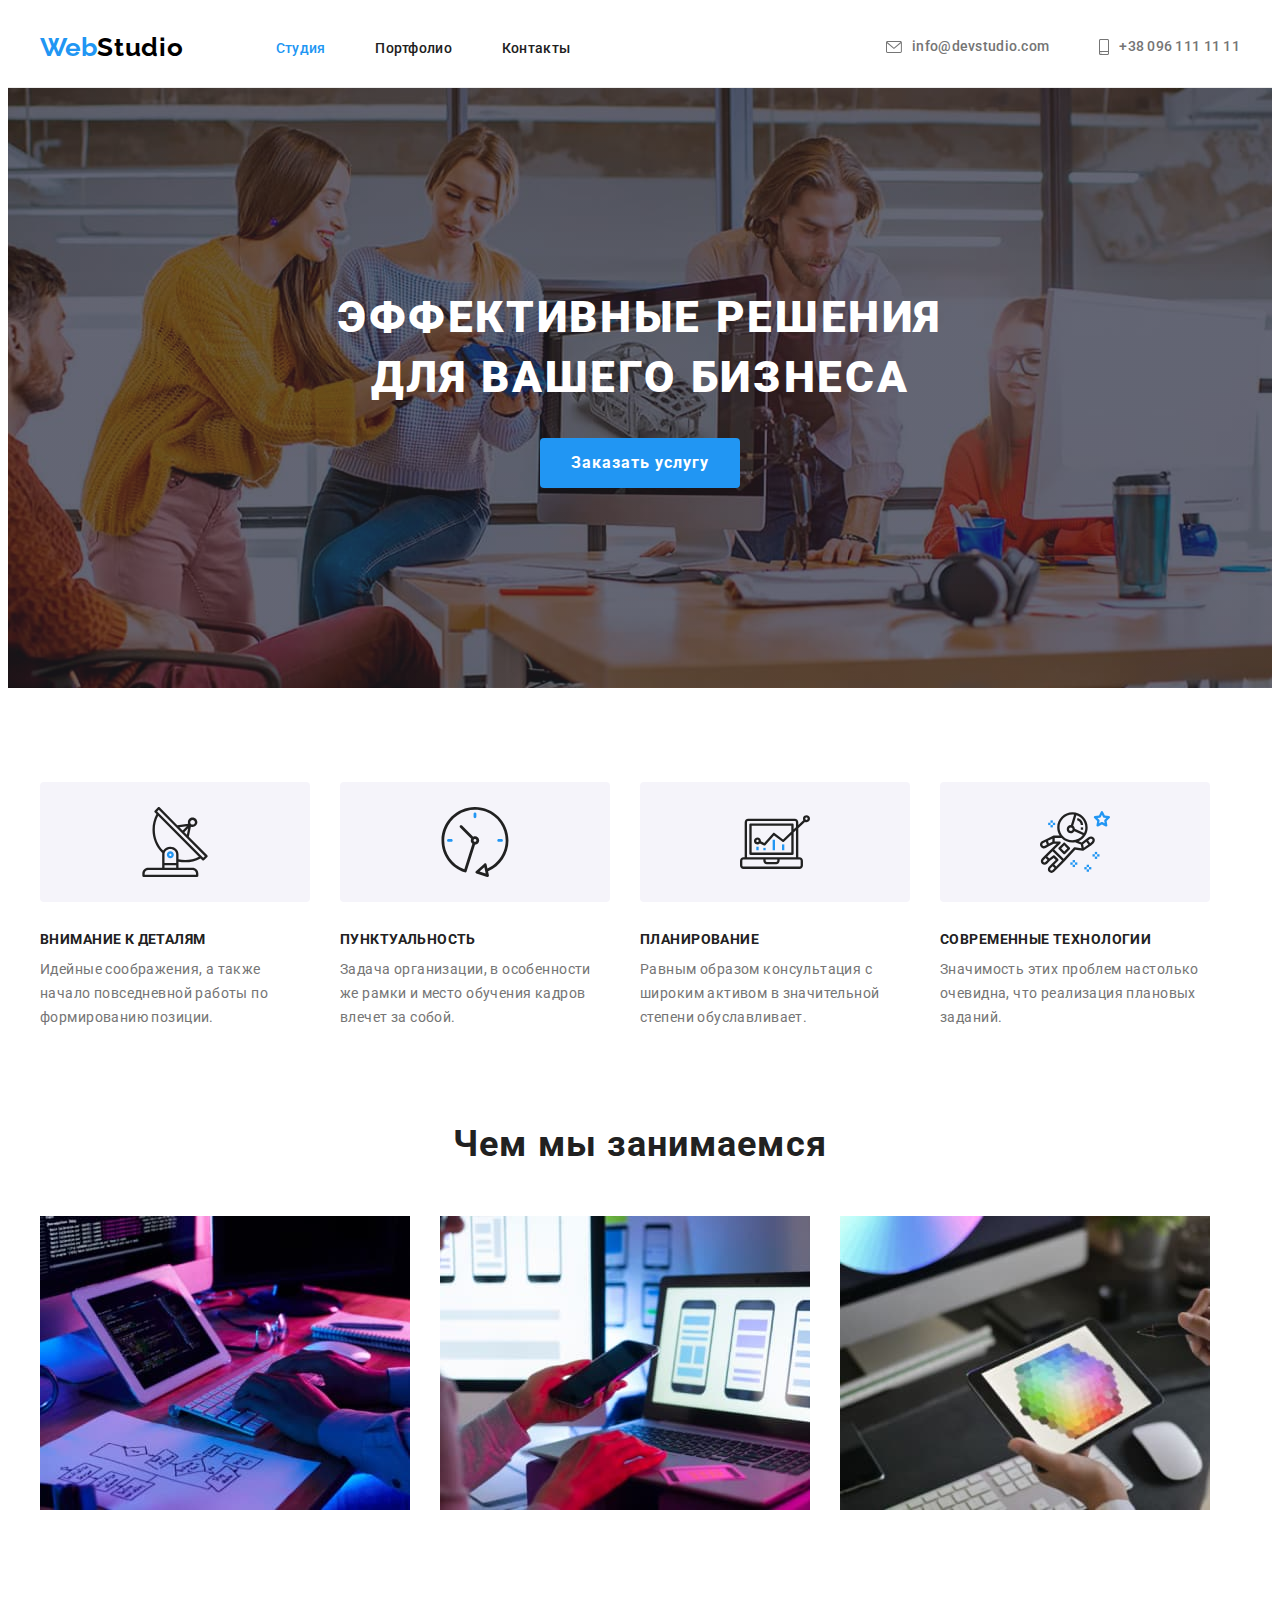
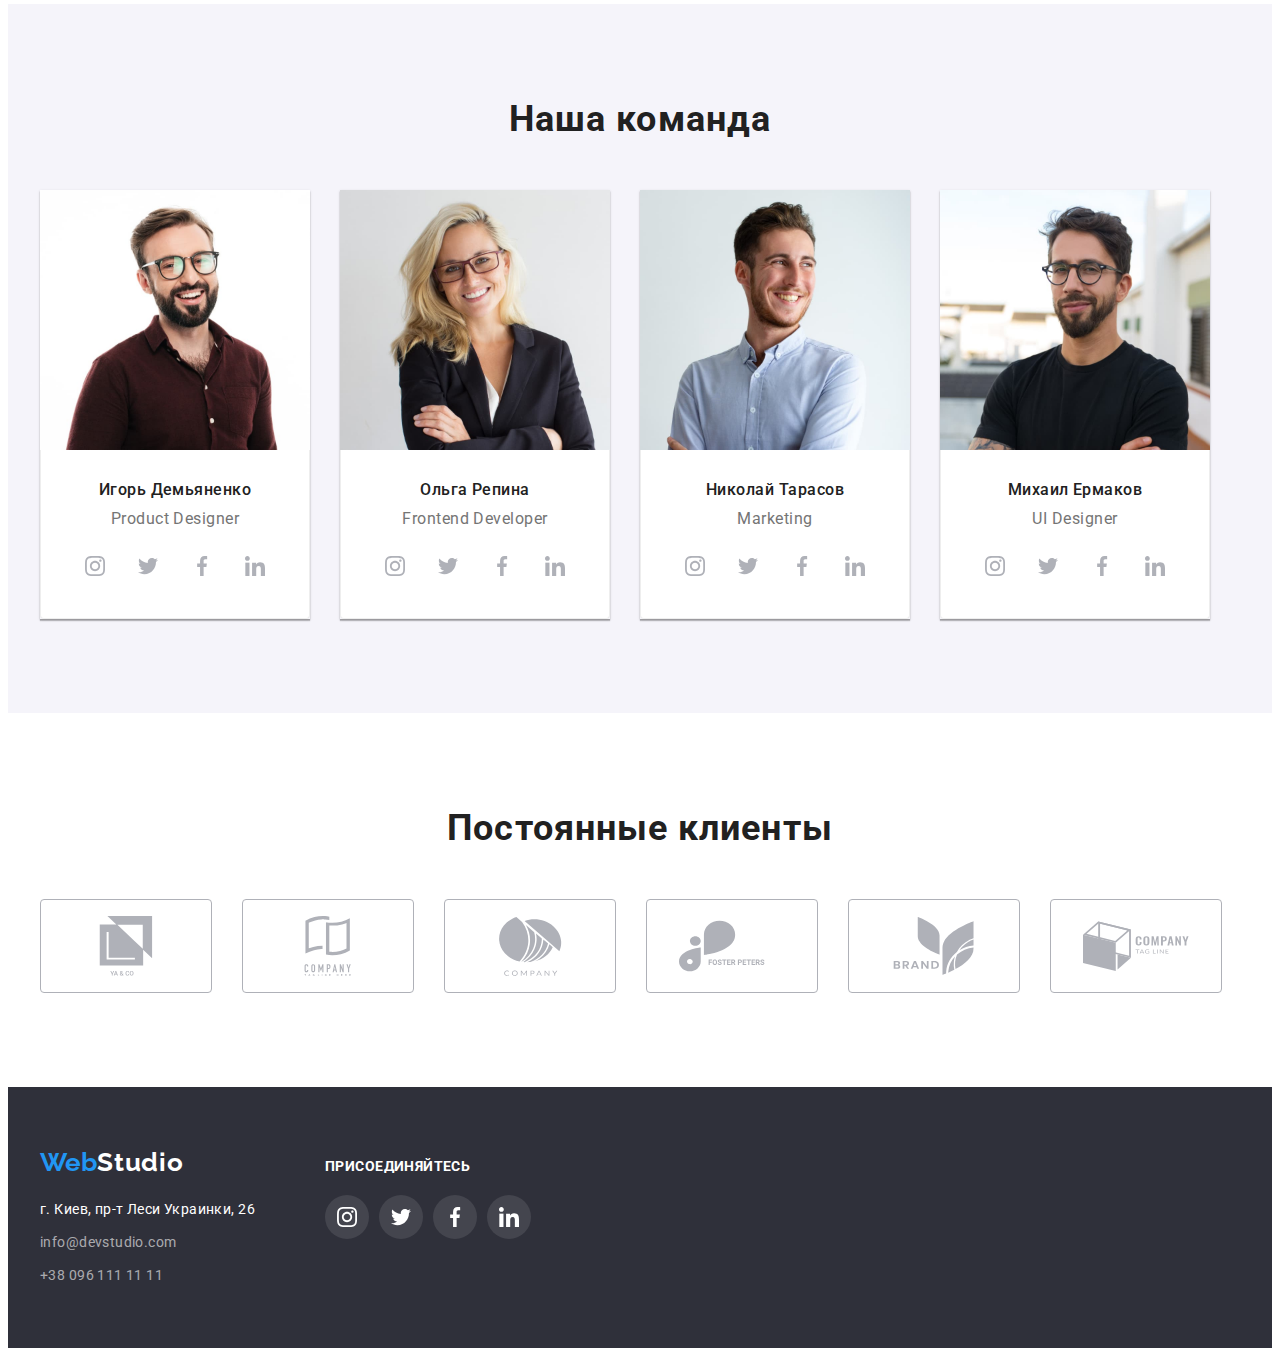
<file: index.html>
<!DOCTYPE html>
<html lang="ru">
  <head>
    <meta charset="UTF-8" />
    <meta http-equiv="X-UA-Compatible" content="IE=edge" />
    <meta name="viewport" content="width=device-width, initial-scale=1.0" />
    <title>Студия</title>
    <link rel="preconnect" href="https://fonts.googleapis.com" />
    <link rel="preconnect" href="https://fonts.gstatic.com" crossorigin />
    <link
      href="https://fonts.googleapis.com/css2?family=Raleway:wght@700&family=Roboto:wght@400;500;700;900&display=swap"
      rel="stylesheet"
    />
    <link
      rel="stylesheet"
      href="https://cdnjs.cloudflare.com/ajax/libs/modern-normalize/1.1.0/modern-normalize.min.css"
      integrity="sha512-wpPYUAdjBVSE4KJnH1VR1HeZfpl1ub8YT/NKx4PuQ5NmX2tKuGu6U/JRp5y+Y8XG2tV+wKQpNHVUX03MfMFn9Q=="
      crossorigin="anonymous"
      referrerpolicy="no-referrer"
    />
    <link rel="stylesheet" href="./css/styles.css" />
  </head>

  <body>
    <!-- HEADER for all -->
    <header class="header">
      <div class="container header-container">
        <a class="logo-link link" lang="en" href="/">
          <span class="logo-first">Web</span><span class="logo-second">Studio</span></a
        >
        <nav class="navigation">
          <ul class="nav-list list">
            <li class="nav-list-item">
              <a class="nav-list-link link current-page" href="./index.html">Студия</a>
            </li>
            <li class="nav-list-item">
              <a class="nav-list-link link" href="./portfolio.html">Портфолио</a>
            </li>
            <li class="nav-list-item">
              <a class="nav-list-link link" href="">Контакты</a>
            </li>
          </ul>
        </nav>
        <ul class="contact-list list">
          <li class="contact-list-item">
            <a class="contact-list-link link" href="mailto:info@devstudio.com">
              <svg class="email-icon" width="16" height="12">
                <use href="./images/sprite.svg#email"></use>
              </svg>
              info@devstudio.com</a
            >
          </li>
          <li class="contact-list-item">
            <a class="contact-list-link link" href="tel:+380961111111">
              <svg class="phone-icon" width="10" height="16">
                <use href="./images/sprite.svg#phone"></use>
              </svg>
              +38 096 111 11 11</a>
          </li>
        </ul>
      </div>
    </header>

    <main>
      <!-- HERO -->
      <section class="hero">
        <div class="container">
          <h1 class="hero-title">Эффективные решения для вашего бизнеса</h1>
          <button class="hero-btn" type="button">Заказать услугу</button>
        </div>
      </section>

      <!-- COMPANY FEATURES -->
      <section class="features">
        <div class="container features-container">
          <h2 class="features-title visually-hidden">Наши особенности</h2>
          <ul class="features-list list">
            <li class="feature-list-item">
              <div class="feature-list-picture">
                <svg class="feature-list-svg" width="70" height="70">
                  <use href="./images/sprite.svg#antenna"></use>
                </svg>
              </div>
              <h3 class="feature-list-title">Внимание к деталям</h3>
              <p class="features-list-description">
                Идейные соображения, а также начало повседневной работы по формированию позиции.
              </p>
            </li>
            <li class="feature-list-item">
              <div class="feature-list-picture">
                <svg class="feature-list-svg" width="70" height="70">
                  <use href="./images/sprite.svg#clock"></use>
                </svg>
              </div>
              <h3 class="feature-list-title">Пунктуальность</h3>
              <p class="features-list-description">
                Задача организации, в особенности же рамки и место обучения кадров влечет за собой.
              </p>
            </li>
            <li class="feature-list-item">
              <div class="feature-list-picture">
                <svg class="feature-list-svg" width="70" height="70">
                  <use href="./images/sprite.svg#diagram"></use>
                </svg>
              </div>
              <h3 class="feature-list-title">Планирование</h3>
              <p class="features-list-description">
                Равным образом консультация с широким активом в значительной степени обуславливает.
              </p>
            </li>
            <li class="feature-list-item">
              <div class="feature-list-picture">
                <svg class="feature-list-svg" width="70" height="70">
                  <use href="./images/sprite.svg#astronaut"></use>
                </svg>
              </div>
              <h3 class="feature-list-title">Современные технологии</h3>
              <p class="features-list-description">
                Значимость этих проблем настолько очевидна, что реализация плановых заданий.
              </p>
            </li>
          </ul>
        </div>
      </section>

      <!-- WORKS -->
      <section class="works">
        <div class="container">
          <h2 class="works-title">Чем мы занимаемся</h2>
          <ul class="works-list list">
            <li class="works-list-item">
              <a class="link" href=""
                ><img src="./images/desktop-pc.jpg" alt="настольный ПК" width="370"
              /></a>
            </li>
            <li class="works-list-item">
              <a class="link" href=""
                ><img src="./images/laptop-pc.jpg" alt="ноутбук" width="370"
              /></a>
            </li>
            <li class="works-list-item">
              <a class="link" href=""
                ><img src="./images/tablet-pc.jpg" alt="планшет" width="370"
              /></a>
            </li>
          </ul>
        </div>
      </section>

      <!-- TEAM -->
      <section class="team">
        <div class="container">
          <h2 class="team-title">Наша команда</h2>
          <ul class="team-list list">
            <li class="team-list-item">
              <img
                class="team-list-img"
                src="./images/product-man.jpg"
                alt="Фото продуктового дизайнера"
                width="270"
              />
              <div class="team-list-man">
                <h3 class="team-list-title">Игорь Демьяненко</h3>
                <p class="team-list-discription" lang="en">Product Designer</p>
                <ul class="team-list-network list">
                  <li class="team-list-social"><a class="team-list-social-link link" href="" target="_blank" rel="noopener noreferrer"><svg class="team-list-social-svg" width="20" height="20">
                    <use href="./images/sprite.svg#instagram"></use>
                  </svg></a></li>
                  <li class="team-list-social"><a class="team-list-social-link link" href="" target="_blank" rel="noopener noreferrer"><svg class="team-list-social-svg" width="20" height="20">
                    <use href="./images/sprite.svg#twitter"></use>
                  </svg></a></li>
                  <li class="team-list-social"><a class="team-list-social-link link" href="" target="_blank" rel="noopener noreferrer"><svg class="team-list-social-svg" width="20" height="20">
                    <use href="./images/sprite.svg#facebook"></use>
                  </svg></a></li>
                  <li class="team-list-social"><a class="team-list-social-link link" href="" target="_blank" rel="noopener noreferrer"><svg class="team-list-social-svg" width="20" height="20">
                    <use href="./images/sprite.svg#linkedin"></use>
                  </svg></a></li>
                </ul>
              </div>
            </li>
            <li class="team-list-item">
              <img
                class="team-list-img"
                src="./images/frontend-man.jpg"
                alt="Фото фронтенд разаработчика"
                width="270"
              />
              <div class="team-list-man">
                <h3 class="team-list-title">Ольга Репина</h3>
                <p class="team-list-discription" lang="en">Frontend Developer</p>
                <ul class="team-list-network list">
                  <li class="team-list-social"><a class="team-list-social-link link" href="" target="_blank"
                      rel="noopener noreferrer"><svg class="team-list-social-svg" width="20" height="20">
                        <use href="./images/sprite.svg#instagram"></use>
                      </svg></a></li>
                  <li class="team-list-social"><a class="team-list-social-link link" href="" target="_blank"
                      rel="noopener noreferrer"><svg class="team-list-social-svg" width="20" height="20">
                        <use href="./images/sprite.svg#twitter"></use>
                      </svg></a></li>
                  <li class="team-list-social"><a class="team-list-social-link link" href="" target="_blank"
                      rel="noopener noreferrer"><svg class="team-list-social-svg" width="20" height="20">
                        <use href="./images/sprite.svg#facebook"></use>
                      </svg></a></li>
                  <li class="team-list-social"><a class="team-list-social-link link" href="" target="_blank"
                      rel="noopener noreferrer"><svg class="team-list-social-svg" width="20" height="20">
                        <use href="./images/sprite.svg#linkedin"></use>
                      </svg></a></li>
                </ul>
              </div>
            </li>
            <li class="team-list-item">
              <img
                class="team-list-img"
                src="./images/marketing-man.jpg"
                alt="Фото маркетолога"
                width="270"
              />
              <div class="team-list-man">
                <h3 class="team-list-title">Николай Тарасов</h3>
                <p class="team-list-discription" lang="en">Marketing</p>
                <ul class="team-list-network list">
                  <li class="team-list-social"><a class="team-list-social-link link" href="" target="_blank" rel="noopener noreferrer"><svg class="team-list-social-svg" width="20" height="20">
                    <use href="./images/sprite.svg#instagram"></use>
                  </svg></a></li>
                  <li class="team-list-social"><a class="team-list-social-link link" href="" target="_blank" rel="noopener noreferrer"><svg class="team-list-social-svg" width="20" height="20">
                    <use href="./images/sprite.svg#twitter"></use>
                  </svg></a></li>
                  <li class="team-list-social"><a class="team-list-social-link link" href="" target="_blank" rel="noopener noreferrer"><svg class="team-list-social-svg" width="20" height="20">
                    <use href="./images/sprite.svg#facebook"></use>
                  </svg></a></li>
                  <li class="team-list-social"><a class="team-list-social-link link" href="" target="_blank" rel="noopener noreferrer"><svg class="team-list-social-svg" width="20" height="20">
                    <use href="./images/sprite.svg#linkedin"></use>
                  </svg></a></li>
                </ul>
              </div>
            </li>
            <li class="team-list-item">
              <img
                class="team-list-img"
                src="./images/ui-man.jpg"
                alt="Фото ЮИ дизайнера"
                width="270"
              />
              <div class="team-list-man">
                <h3 class="team-list-title">Михаил Ермаков</h3>
                <p class="team-list-discription" lang="en">UI Designer</p>
                <ul class="team-list-network list">
                  <li class="team-list-social"><a class="team-list-social-link link" href="" target="_blank"
                      rel="noopener noreferrer"><svg class="team-list-social-svg" width="20" height="20">
                        <use href="./images/sprite.svg#instagram"></use>
                      </svg></a></li>
                  <li class="team-list-social"><a class="team-list-social-link link" href="" target="_blank"
                      rel="noopener noreferrer"><svg class="team-list-social-svg" width="20" height="20">
                        <use href="./images/sprite.svg#twitter"></use>
                      </svg></a></li>
                  <li class="team-list-social"><a class="team-list-social-link link" href="" target="_blank"
                      rel="noopener noreferrer"><svg class="team-list-social-svg" width="20" height="20">
                        <use href="./images/sprite.svg#facebook"></use>
                      </svg></a></li>
                  <li class="team-list-social"><a class="team-list-social-link link" href="" target="_blank"
                      rel="noopener noreferrer"><svg class="team-list-social-svg" width="20" height="20">
                        <use href="./images/sprite.svg#linkedin"></use>
                      </svg></a></li>
                </ul>
              </div>
            </li>
          </ul>
        </div>
      </section>
      <!-- CLIENTS -->
      <section class="clients">
        <div class="container">
          <h2 class="clients-title">Постоянные клиенты</h2>
          <ul class="clients-list list">
            <li class="clients-list-item">
                <a class="clients-list-link" href="" target="_blank" rel="noopener noreferrer">
                  <svg class="client-list-svg" width="106" height="60">
                    <use href="./images/sprite.svg#yaco"></use>
                  </svg>
                </a>
            </li>
            <li class="clients-list-item">
              <a class="clients-list-link" href="" target="_blank" rel="noopener noreferrer">
                <svg class="client-list-svg" width="106" height="60">
                  <use href="./images/sprite.svg#taglinehere"></use>
                </svg>
              </a>
            </li>
            <li class="clients-list-item">
              <a class="clients-list-link" href="" target="_blank" rel="noopener noreferrer">
                <svg class="client-list-svg" width="106" height="60">
                  <use href="./images/sprite.svg#company"></use>
                </svg>
              </a>
            </li>
            <li class="clients-list-item">
              <a class="clients-list-link" href="" target="_blank" rel="noopener noreferrer">
                <svg class="client-list-svg" width="106" height="60">
                  <use href="./images/sprite.svg#fosterpeters"></use>
                </svg>
              </a>
            </li>
            <li class="clients-list-item">
              <a class="clients-list-link" href="" target="_blank" rel="noopener noreferrer">
                <svg class="client-list-svg" width="106" height="60">
                  <use href="./images/sprite.svg#brand"></use>
                </svg>
              </a>
            </li>
            <li class="clients-list-item">
              <a class="clients-list-link" href="" target="_blank" rel="noopener noreferrer">
                <svg class="client-list-svg" width="106" height="60">
                  <use href="./images/sprite.svg#tagline"></use>
                </svg>
              </a>
            </li>
          </ul>
        </div>
      </section>
    </main>

    <!-- FOOTER for all -->
    <footer class="footer">
      <div class="container">
        <div class="footer-side">
          <div class="footer-right-side">
            <a class="link" lang="en" href=""><span class="logo-first">Web</span><span class="logo-second">Studio</span></a>
            <address class="address">
              <ul class="list">
                <li class="adress-list-item">
                  <a class="address-item link" href="https://goo.gl/maps/MLY4CtfrZ6VhzsTs6" target="_blank"
                    rel="noopener noreferrer">г. Киев, пр-т Леси Украинки, 26</a>
                </li>
                <li class="adress-list-item">
                  <a class="address-contact link" href="mailto:info@devstudio.com">info@devstudio.com</a>
                </li>
                <li class="adress-list-item">
                  <a class="address-contact link" href="tel:+380961111111">+38 096 111 11 11</a>
                </li>
              </ul>
            </address>
          </div>
          <div class="footer-central-side">
            <h2 class="footer-social-title">присоединяйтесь</h2>
            <ul class="footer-list-network list">
              <li class="footer-list-social"><a class="footer-list-social-link link" href="" target="_blank"
                  rel="noopener noreferrer"><svg class="footer-list-social-svg" width="20" height="20">
                    <use href="./images/sprite.svg#instagram"></use>
                  </svg></a></li>
              <li class="footer-list-social"><a class="footer-list-social-link link" href="" target="_blank"
                  rel="noopener noreferrer"><svg class="footer-list-social-svg" width="20" height="20">
                    <use href="./images/sprite.svg#twitter"></use>
                  </svg></a></li>
              <li class="footer-list-social"><a class="footer-list-social-link link" href="" target="_blank"
                  rel="noopener noreferrer"><svg class="footer-list-social-svg" width="20" height="20">
                    <use href="./images/sprite.svg#facebook"></use>
                  </svg></a></li>
              <li class="footer-list-social"><a class="footer-list-social-link link" href="" target="_blank"
                  rel="noopener noreferrer"><svg class="footer-list-social-svg" width="20" height="20">
                    <use href="./images/sprite.svg#linkedin"></use>
                  </svg></a></li>
            </ul>
          </div>
        </div>
      </div>
    </footer>
  </body>
</html>
</file>
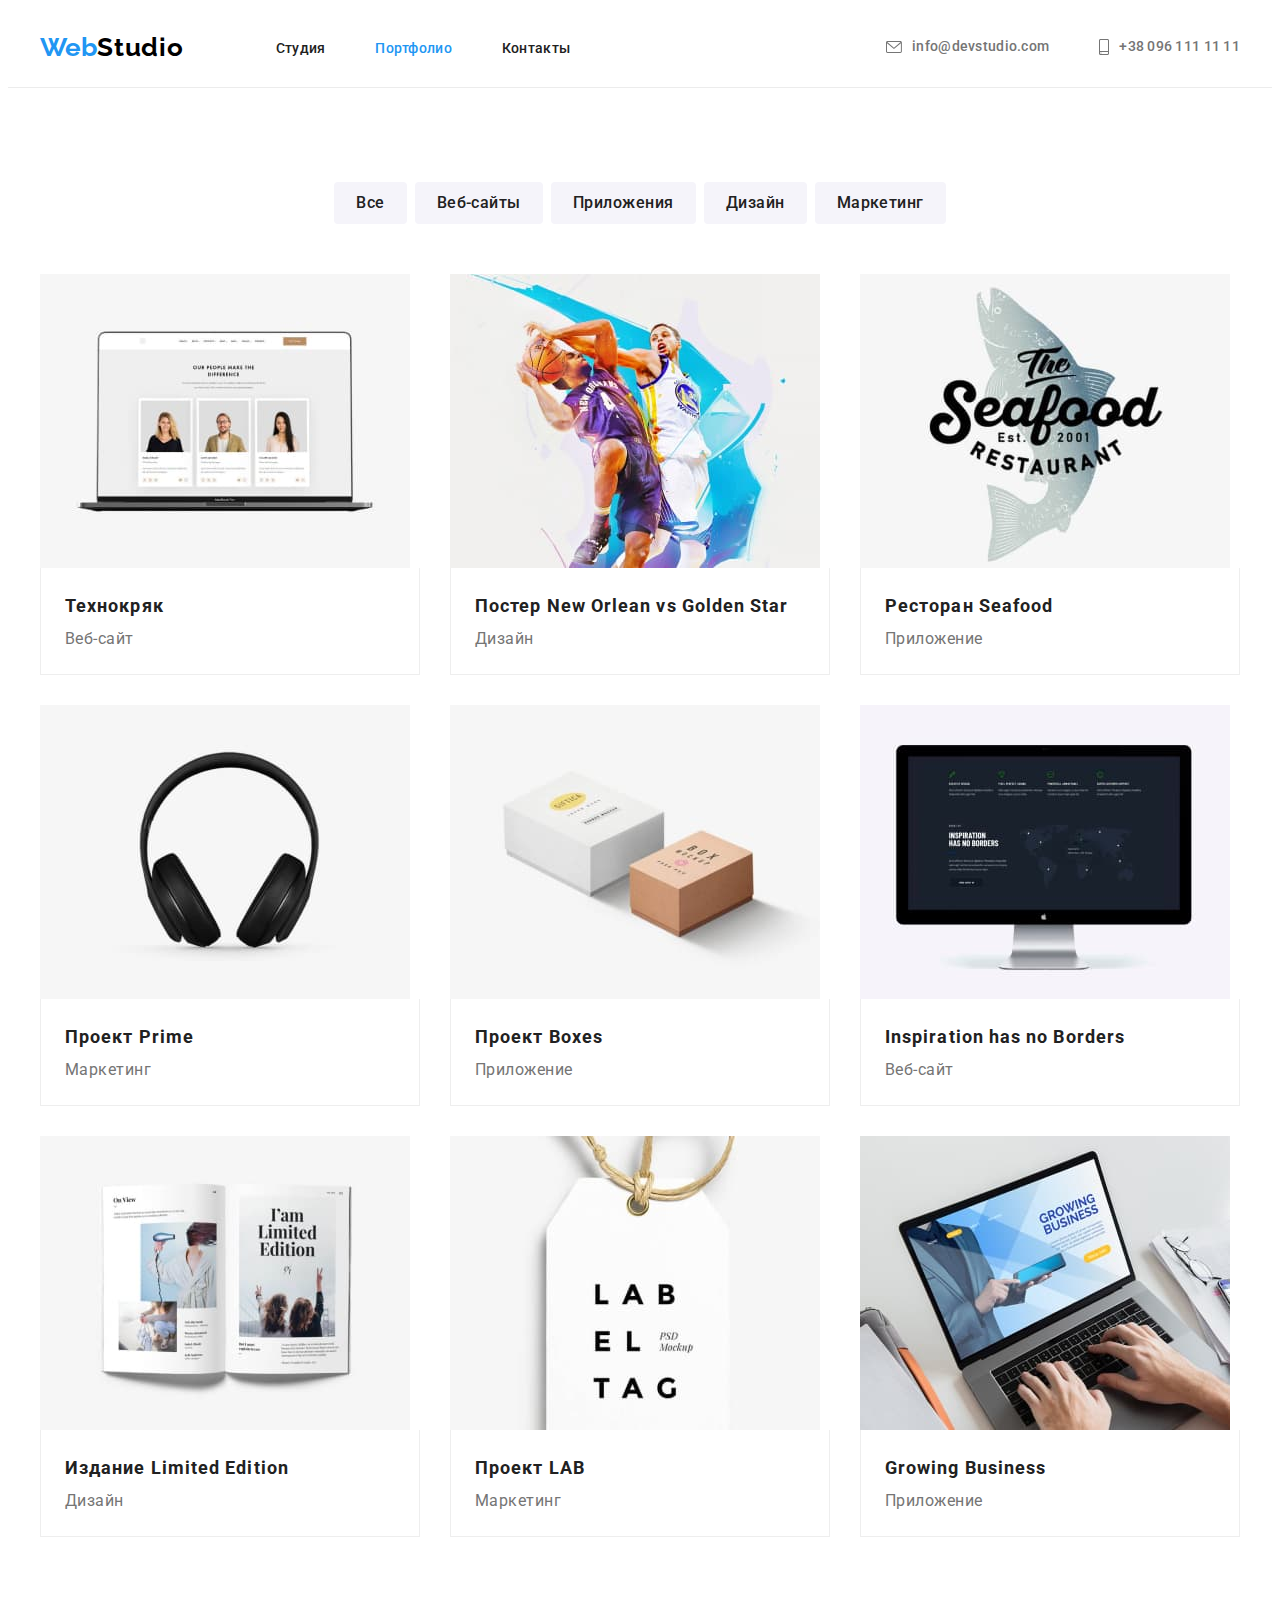
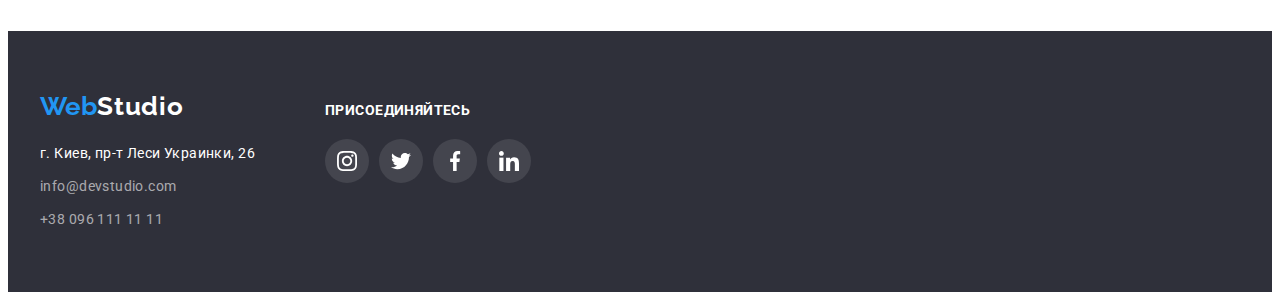
<file: portfolio.html>
<!DOCTYPE html>
<html lang="ru">
  <head>
    <meta charset="UTF-8" />
    <meta http-equiv="X-UA-Compatible" content="IE=edge" />
    <meta name="viewport" content="width=device-width, initial-scale=1.0" />
    <title>Портфолио</title>
    <link rel="preconnect" href="https://fonts.googleapis.com" />
    <link rel="preconnect" href="https://fonts.gstatic.com" crossorigin />
    <link
      href="https://fonts.googleapis.com/css2?family=Raleway:wght@700&family=Roboto:wght@400;500;700;900&display=swap"
      rel="stylesheet"
    />
    <link
      rel="stylesheet"
      href="https://cdnjs.cloudflare.com/ajax/libs/modern-normalize/1.1.0/modern-normalize.min.css"
      integrity="sha512-wpPYUAdjBVSE4KJnH1VR1HeZfpl1ub8YT/NKx4PuQ5NmX2tKuGu6U/JRp5y+Y8XG2tV+wKQpNHVUX03MfMFn9Q=="
      crossorigin="anonymous"
      referrerpolicy="no-referrer"
    />
    <link rel="stylesheet" href="./css/styles.css" />
  </head>

  <body>
    <!-- HEADER for all -->
    <header class="header">
      <div class="container header-container">
        <a class="logo-link link" lang="en" href="/">
          <span class="logo-first">Web</span><span class="logo-second">Studio</span></a>
        <nav class="navigation">
          <ul class="nav-list list">
            <li class="nav-list-item">
              <a class="nav-list-link link" href="./index.html">Студия</a>
            </li>
            <li class="nav-list-item">
              <a class="nav-list-link link current-page" href="./portfolio.html">Портфолио</a>
            </li>
            <li class="nav-list-item">
              <a class="nav-list-link link" href="">Контакты</a>
            </li>
          </ul>
        </nav>
        <ul class="contact-list list">
          <li class="contact-list-item">
            <a class="contact-list-link link" href="mailto:info@devstudio.com">
              <svg class="email-icon" width="16" height="12">
                <use href="./images/sprite.svg#email"></use>
              </svg>
              info@devstudio.com</a>
          </li>
          <li class="contact-list-item">
            <a class="contact-list-link link" href="tel:+380961111111">
              <svg class="phone-icon" width="10" height="16">
                <use href="./images/sprite.svg#phone"></use>
              </svg>
              +38 096 111 11 11</a>
          </li>
        </ul>
      </div>
    </header>

    <main>
      <!-- HERO -->
      <section class="portfolio">
        <h1 class="portfolio-title visually-hidden">Портфолио</h1>
        <div class="container">
          <!-- FILTER -->
          <ul class="filter-list list">
            <li class="filter-list-item">
              <button class="filter-list-btn" type="button">Все</button>
            </li>
            <li class="filter-list-item">
              <button class="filter-list-btn" type="button">Веб-сайты</button>
            </li>
            <li class="filter-list-item">
              <button class="filter-list-btn" type="button">Приложения</button>
            </li>
            <li class="filter-list-item">
              <button class="filter-list-btn" type="button">Дизайн</button>
            </li>
            <li class="filter-list-item">
              <button class="filter-list-btn" type="button">Маркетинг</button>
            </li>
          </ul>

          <!-- PORTFOLIO -->
          <ul class="portfolio-example list">
            <li class="portfolio-example-item">
              <a class="link" href="">
                <img
                  class="img-size"
                  src="./images/portfolio-tehno-img.jpg"
                  alt="Фото сайта на ноутбуке"
                />
                <div class="portfolio-example-card">
                  <p class="portfolio-example-discr">Технокряк</p>
                  <h2 class="portfolio-example-title">Веб-сайт</h2>
                </div>
              </a>
            </li>
            <li class="portfolio-example-item">
              <a class="link" href="">
                <img
                  class="img-size"
                  src="./images/portfolio-poster-img.jpg"
                  alt="Фото постера с баскетболистами"
                />
                <div class="portfolio-example-card">
                  <p class="portfolio-example-discr">Постер New Orlean vs Golden Star</p>
                  <h2 class="portfolio-example-title">Дизайн</h2>
                </div>
              </a>
            </li>
            <li class="portfolio-example-item">
              <a class="link" href="">
                <img
                  class="img-size"
                  src="./images/portfolio-seafood-img.jpg"
                  alt="Фото логотипа ресторана"
                />
                <div class="portfolio-example-card">
                  <p class="portfolio-example-discr">Ресторан Seafood</p>
                  <h2 class="portfolio-example-title">Приложение</h2>
                </div>
              </a>
            </li>
            <li class="portfolio-example-item">
              <a class="link" href="">
                <img class="img-size" src="./images/portfolio-prime-img.jpg" alt="Фото наушников" />
                <div class="portfolio-example-card">
                  <p class="portfolio-example-discr">Проект Prime</p>
                  <h2 class="portfolio-example-title">Маркетинг</h2>
                </div>
              </a>
            </li>
            <li class="portfolio-example-item">
              <a class="link" href="">
                <img
                  class="img-size"
                  src="./images/portfolio-boxes-img.jpg"
                  alt="Фото стилизованных коробок"
                />
                <div class="portfolio-example-card">
                  <p class="portfolio-example-discr">Проект Boxes</p>
                  <h2 class="portfolio-example-title">Приложение</h2>
                </div>
              </a>
            </li>
            <li class="portfolio-example-item">
              <a class="link" href="">
                <img
                  class="img-size"
                  src="./images/portfolio-noborders-img.jpg"
                  alt="Фото сайта на мониторе"
                />
                <div class="portfolio-example-card">
                  <p class="portfolio-example-discr">Inspiration has no Borders</p>
                  <h2 class="portfolio-example-title">Веб-сайт</h2>
                </div>
              </a>
            </li>
            <li class="portfolio-example-item">
              <a class="link" href="">
                <img
                  class="img-size"
                  src="./images/portfolio-edition-img.jpg"
                  alt="Фото открытой книги издания"
                />
                <div class="portfolio-example-card">
                  <p class="portfolio-example-discr">Издание Limited Edition</p>
                  <h2 class="portfolio-example-title">Дизайн</h2>
                </div>
              </a>
            </li>
            <li class="portfolio-example-item">
              <a class="link" href="">
                <img
                  class="img-size"
                  src="./images/portfolio-lab-img.jpg"
                  alt="Фото макета проекта"
                />
                <div class="portfolio-example-card">
                  <p class="portfolio-example-discr">Проект LAB</p>
                  <h2 class="portfolio-example-title">Маркетинг</h2>
                </div>
              </a>
            </li>
            <li class="portfolio-example-item">
              <a class="link" href="">
                <img
                  class="img-size"
                  src="./images/portfolio-business-img.jpg"
                  alt="Фото ноутбука с приложением"
                />
                <div class="portfolio-example-card">
                  <p class="portfolio-example-discr">Growing Business</p>
                  <h2 class="portfolio-example-title">Приложение</h2>
                </div>
              </a>
            </li>
          </ul>
        </div>
      </section>
    </main>

    <!-- FOOTER for all -->
    <footer class="footer">
      <div class="container">
        <div class="footer-side">
          <div class="footer-right-side">
            <a class="link" lang="en" href=""><span class="logo-first">Web</span><span class="logo-second">Studio</span></a>
            <address class="address">
              <ul class="list">
                <li class="adress-list-item">
                  <a class="address-item link" href="https://goo.gl/maps/MLY4CtfrZ6VhzsTs6" target="_blank"
                    rel="noopener noreferrer">г. Киев, пр-т Леси Украинки, 26</a>
                </li>
                <li class="adress-list-item">
                  <a class="address-contact link" href="mailto:info@devstudio.com">info@devstudio.com</a>
                </li>
                <li class="adress-list-item">
                  <a class="address-contact link" href="tel:+380961111111">+38 096 111 11 11</a>
                </li>
              </ul>
            </address>
          </div>
          <div class="footer-central-side">
            <h2 class="footer-social-title">присоединяйтесь</h2>
            <ul class="footer-list-network list">
              <li class="footer-list-social"><a class="footer-list-social-link link" href="" target="_blank"
                  rel="noopener noreferrer"><svg class="footer-list-social-svg" width="20" height="20">
                    <use href="./images/sprite.svg#instagram"></use>
                  </svg></a></li>
              <li class="footer-list-social"><a class="footer-list-social-link link" href="" target="_blank"
                  rel="noopener noreferrer"><svg class="footer-list-social-svg" width="20" height="20">
                    <use href="./images/sprite.svg#twitter"></use>
                  </svg></a></li>
              <li class="footer-list-social"><a class="footer-list-social-link link" href="" target="_blank"
                  rel="noopener noreferrer"><svg class="footer-list-social-svg" width="20" height="20">
                    <use href="./images/sprite.svg#facebook"></use>
                  </svg></a></li>
              <li class="footer-list-social"><a class="footer-list-social-link link" href="" target="_blank"
                  rel="noopener noreferrer"><svg class="footer-list-social-svg" width="20" height="20">
                    <use href="./images/sprite.svg#linkedin"></use>
                  </svg></a></li>
            </ul>
          </div>
        </div>
      </div>
    </footer>
  </body>
</html>
</file>
<file: css/styles.css>
:root {
  --main-font-family: 'Roboto', sans-serif;
  --secondary-font-family: 'Raleway', sans-serif;
  --main-text-color: #212121;
  --secondary-text-color: #757575;
  --logo-text-color: #000000;
  --accent-color: #2196f3;
  --active-button-text-color: #ffffff;
  --background-footer-color: #2f303a;
  --background-page-color: #f5f4fa;
  --hover-button-cover: #188ce8;
  --border-color: #eeeeee;
  --picture-color: #afb1b8;
}

body {
  font-family: var(--main-font-family);
  background-color: var(--active-button-text-color);
}

h1,
h2,
h3,
h4,
h5,
h6,
p {
  margin-top: 0;
  margin-bottom: 0;
}

ul,
ol {
  margin-top: 0;
  margin-bottom: 0;
  padding-left: 0;
}

img {
  display: block;
  max-width: 100%;
  height: auto;
}

.container {
  width: 1200px;
  padding-left: 15px;
  padding-right: 15px;
  margin-left: auto;
  margin-right: auto;
  /* outline: 2px dashed red; */
}

.list {
  list-style: none;
}

.link {
  text-decoration: none;
}

.visually-hidden {
  position: absolute;
  width: 1px;
  height: 1px;
  margin: -1px;
  border: 0;
  padding: 0;
  white-space: nowrap;
  clip-path: inset(100%);
  clip: rect(0 0 0 0);
  overflow: hidden;
}

/* ===== HEADER ===== for all pages ===== */

.header {
  padding-top: 24px;
  padding-bottom: 24px;
  border-bottom-width: 1px;
  border-bottom-style: solid;
  border-bottom-color: #ececec;
}

.header-container {
  display: flex;
  align-items: center;
}

.header .logo-link {
  margin-right: 92px;
}

.header .logo-first {
  padding-top: 24px;
  padding-bottom: 24px;
  font-family: var(--secondary-font-family);
  font-weight: 700;
  font-size: 26px;
  line-height: 1.19;
  color: var(--accent-color);
}

.header .logo-second {
  padding-top: 24px;
  padding-bottom: 24px;
  font-family: var(--secondary-font-family);
  font-weight: 700;
  font-size: 26px;
  line-height: 1.19;
  letter-spacing: 0.03em;
  color: var(--logo-text-color);
}

.nav-list {
  display: flex;
  align-items: center;
}

.nav-list-item:not(:last-child) {
  margin-right: 50px;
}

.nav-list-link {
  padding-top: 32px;
  padding-bottom: 32px;
  font-weight: 500;
  font-size: 14px;
  line-height: 1.14;
  letter-spacing: 0.02em;
  color: var(--main-text-color);
}

.contact-list {
  display: flex;
  align-items: center;
  margin-left: auto;
}

.contact-list-item:not(:last-child) {
  margin-right: 50px;
}

.contact-list-link {
  display: flex;
  align-items: center;
  justify-items: center;
  font-weight: 500;
  font-size: 14px;
  line-height: 1.14;
  letter-spacing: 0.02em;
  color: var(--secondary-text-color);
}

.email-icon,
.phone-icon {
  margin-right: 10px;
  fill: var(--secondary-text-color);
}

.nav-list-link:hover,
.nav-list-link:focus,
.contact-list-link:hover,
.contact-list-link:focus {
  color: var(--accent-color);
}

.contact-list-link:hover .email-icon,
.contact-list-link:focus .email-icon,
.contact-list-link:hover .phone-icon,
.contact-list-link:focus .phone-icon {
  fill: var(--accent-color);
}

.current-page {
  color: var(--accent-color);
}

/* ===== end HEADER ===== */

/* ===== FOOTER ===== for all pages ===== */

.footer {
  background-color: var(--background-footer-color);
  padding-top: 60px;
  padding-bottom: 60px;
}

.footer .logo-first {
  font-family: var(--secondary-font-family);
  font-weight: 700;
  font-size: 26px;
  line-height: 1.19;
  color: var(--accent-color);
}

.footer .logo-second {
  font-family: var(--secondary-font-family);
  font-weight: 700;
  font-size: 26px;
  line-height: 1.19;
  letter-spacing: 0.03em;
  color: var(--active-button-text-color);
}

.address {
  font-style: normal;
  margin-top: 20px;
  margin-right: 70px;
}

.adress-list-item:not(:last-child) {
  padding-bottom: 9px;
}

.address-item {
  font-weight: 400;
  font-size: 14px;
  line-height: 1.71;
  letter-spacing: 0.03em;
  color: var(--active-button-text-color);
}

.address-contact {
  font-family: Roboto;
  font-weight: 400;
  font-size: 14px;
  line-height: 1.71;
  letter-spacing: 0.03em;
  color: rgba(255, 255, 255, 0.6);
}

.address-item:hover,
.address-item:focus,
.address-contact:hover,
.address-contact:focus {
  color: var(--accent-color);
}

.footer-side {
  display: flex;
}

.footer-social-title {
  padding-top: 12px;
  margin-bottom: 20px;
  font-family: Roboto;
  font-weight: 700;
  font-size: 14px;
  line-height: 1.14;
  letter-spacing: 0.03em;
  text-transform: uppercase;
  color: var(--active-button-text-color);
}

.footer-list-network {
  display: flex;
  align-items: center;
  justify-items: center;
  justify-content: space-between;
}

.footer-list-social:not(:last-child) {
  margin-right: 10px;
}

.footer-list-social-link {
  display: flex;
  align-items: center;
  justify-content: center;
  width: 44px;
  height: 44px;
  background-color: rgba(255, 255, 255, 0.1);
  border-radius: 50%;
}

.footer-list-social-svg {
  fill: var(--active-button-text-color);
}

.footer-list-social-link:hover,
.footer-list-social-link:focus {
  background-color: var(--accent-color);
}

.footer-list-social-link:hover .footer-list-social-svg,
.footer-list-social-link:focus .footer-list-social-svg {
  fill: var(--active-button-text-color);
}

/* ===== end FOOTER ===== */

/* ===== HERO ===== index.html ===== */

.hero {
  background-image: linear-gradient(rgba(47, 48, 58, 0.4), rgba(47, 48, 58, 0.4)),
    url(../images/main-cover.jpg);
  background-size: auto;
  background-repeat: no-repeat;
  background-position: center;
  padding-top: 200px;
  padding-bottom: 200px;
  background-color: #c4c4c4;
  text-align: center;
}

.hero-title {
  display: block;
  width: 696px;
  margin-left: auto;
  margin-right: auto;
  margin-bottom: 30px;
  font-weight: 900;
  font-size: 44px;
  line-height: 1.36;
  letter-spacing: 0.06em;
  text-transform: uppercase;
  color: var(--active-button-text-color);
}

.hero-btn {
  min-width: 200px;
  padding: 10px;
  border: 0;
  border-radius: 4px;
  font-family: inherit;
  font-weight: 700;
  font-size: 16px;
  line-height: 1.88;
  align-items: center;
  letter-spacing: 0.06em;
  color: var(--active-button-text-color);
  background-color: var(--accent-color);
}

.hero-btn:hover,
.hero-btn:focus {
  background-color: var(--hover-button-cover);
  cursor: pointer;
}

/* ===== end HERO ===== index.hml ===== */

/* ===== FEATURES ===== index.html ===== */

.features {
  padding-top: 94px;
  padding-bottom: 94px;
}

.features-list {
  display: flex;
  align-items: center;
}

.feature-list-item {
  margin-right: 30px;
  max-width: 270px;
}

.feature-list-item:last-child {
  margin-right: 0;
}

.feature-list-picture {
  display: flex;
  align-items: center;
  justify-content: center;
  width: 270px;
  height: 120px;
  border-radius: 4px;
  margin-bottom: 30px;
  background-color: var(--background-page-color);
}

.feature-list-title {
  margin-bottom: 10px;
  font-weight: 700;
  font-size: 14px;
  line-height: 1.14;
  letter-spacing: 0.03em;
  text-transform: uppercase;
  color: var(--main-text-color);
}

.features-list-description {
  font-weight: 400;
  font-size: 14px;
  line-height: 1.71;
  letter-spacing: 0.03em;
  color: var(--secondary-text-color);
}

/* ===== end FEATURES ===== index.html ===== */

/* ===== WORKS ===== index.html ===== */

.works {
  padding-bottom: 94px;
}

.works-title {
  margin-bottom: 50px;
  font-weight: 700;
  font-size: 36px;
  line-height: 1.17;
  text-align: center;
  letter-spacing: 0.03em;
  color: var(--main-text-color);
}

.works-list {
  display: flex;
  align-items: center;
}

.works-list-item {
  margin-right: 30px;
}

.works-list-item:last-child {
  margin-right: 0;
}

/* ===== end WORKS ===== index.html ===== */

/* ===== TEAM ===== index.html =====  */

.team {
  background-color: var(--background-page-color);
  padding-top: 94px;
  padding-bottom: 94px;
}

.team-title {
  margin-bottom: 50px;
  font-weight: 700;
  font-size: 36px;
  line-height: 1.17;
  text-align: center;
  letter-spacing: 0.03em;
  color: var(--main-text-color);
}

.team-list {
  display: flex;
  flex-wrap: wrap;
  align-items: center;
}

.team-list-item {
  margin-right: 30px;
  box-shadow: 0px 1px 3px rgba(0, 0, 0, 0.12), 0px 1px 1px rgba(0, 0, 0, 0.14),
    0px 2px 1px rgba(0, 0, 0, 0.2);
}

.team-list-item:nth-child(n + 4) {
  margin-right: 0;
}

.team-list-man {
  padding-top: 30px;
  padding-right: 32px;
  padding-bottom: 30px;
  padding-left: 32px;
  border-bottom-right-radius: 4px;
  border-bottom-left-radius: 4px;
  border-right-width: 1px;
  border-right-style: solid;
  border-right-color: var(--border-color);
  border-bottom-width: 1px;
  border-bottom-style: solid;
  border-bottom-color: var(--border-color);
  border-left-width: 1px;
  border-left-style: solid;
  border-left-color: var(--border-color);
  background-color: var(--active-button-text-color);
}

.team-list-title {
  margin-bottom: 10px;
  font-weight: 500;
  font-size: 16px;
  line-height: 1.19;
  text-align: center;
  letter-spacing: 0.03em;
  color: var(--main-text-color);
}

.team-list-discription {
  margin-bottom: 16px;
  font-weight: 400;
  font-size: 16px;
  line-height: 1.19;
  text-align: center;
  letter-spacing: 0.03em;
  color: var(--secondary-text-color);
}

.team-list-network {
  display: flex;
  align-items: center;
  justify-items: center;
  justify-content: space-between;
}

.team-list-social-link {
  display: flex;
  align-items: center;
  justify-content: center;
  width: 44px;
  height: 44px;
  background-color: #ffffff;
  border-radius: 50%;
}

.team-list-social-svg {
  fill: var(--picture-color);
}

.team-list-social-link:hover,
.team-list-social-link:focus {
  background-color: var(--accent-color);
}

.team-list-social-link:hover .team-list-social-svg,
.team-list-social-link:focus .team-list-social-svg {
  fill: var(--active-button-text-color);
}

/* ===== end TEAM ===== index.html ===== */

/* ===== CLIENTS ===== index.html ===== */
.clients {
  padding-top: 94px;
  padding-bottom: 94px;
}

.clients-title {
  margin-bottom: 50px;
  font-weight: 700;
  font-size: 36px;
  line-height: 1.17;
  text-align: center;
  letter-spacing: 0.03em;
  color: var(--main-text-color);
}

.clients-list {
  display: flex;
  text-align: center;
}

.clients-list-item {
  margin-right: 30px;
}

.clients-list-item:nth-child(n + 6) {
  margin-right: 0;
}

.clients-list-link {
  display: flex;
  align-items: center;
  justify-content: center;
  width: 170px;
  height: 92px;
  border: 1px solid var(--picture-color);
  border-radius: 4px;
}

.client-list-svg {
  fill: var(--picture-color);
}

.clients-list-link:hover,
.clients-list-link:focus {
  border-color: var(--accent-color);
}

.clients-list-link:hover .client-list-svg,
.clients-list-link:focus .client-list-svg {
  border-color: var(--accent-color);
  fill: var(--accent-color);
}

/* ===== end CLIENTS ===== index.html ===== */

/* ===== HERO ===== portfolio.html ===== */

.portfolio {
  padding-top: 94px;
  padding-bottom: 94px;
  text-align: left;
}

.filter-list {
  display: flex;
  align-items: center;
  justify-content: center;
  margin-bottom: 50px;
}

.filter-list-item:not(:last-child) {
  margin-right: 8px;
}

.filter-list-btn {
  padding: 8px 22px;
  border: 0;
  border-radius: 4px;
  font-family: inherit;
  font-weight: 500;
  font-size: 16px;
  line-height: 1.63;
  text-align: center;
  letter-spacing: 0.03em;
  color: var(--main-text-color);
  background-color: var(--background-page-color);
}

.filter-list-btn:hover,
.filter-list-btn:focus {
  font-family: inherit;
  font-weight: 500;
  font-size: 16px;
  line-height: 1.63;
  text-align: center;
  letter-spacing: 0.03em;
  color: var(--active-button-text-color);
  background-color: var(--accent-color);
  box-shadow: 0px 3px 1px rgba(0, 0, 0, 0.1), 0px 1px 2px rgba(0, 0, 0, 0.08),
    0px 2px 2px rgba(0, 0, 0, 0.12);
  cursor: pointer;
}

.portfolio-example {
  display: flex;
  flex-wrap: wrap;
  margin-left: -30px;
  margin-top: -30px;
  align-items: center;
}

.portfolio-example-item {
  flex-basis: calc((100% - 90px) / 3);
  margin-left: 30px;
  margin-top: 30px;
}

.portfolio-example-item:hover,
.portfolio-example-item:focus {
  box-shadow: 0px 1px 1px rgba(0, 0, 0, 0.12), 0px 4px 4px rgba(0, 0, 0, 0.06),
    1px 4px 6px rgba(0, 0, 0, 0.16);
}

.img-size {
  width: 370;
  /* height: 294; */
}

.portfolio-example-card {
  padding: 20px 24px;
  border-right: 1px solid var(--border-color);
  border-bottom: 1px solid var(--border-color);
  border-left: 1px solid var(--border-color);
}

.portfolio-example-discr {
  font-weight: 700;
  font-size: 18px;
  line-height: 2;
  letter-spacing: 0.06em;
  color: var(--main-text-color);
}

.portfolio-example-title {
  font-weight: 400;
  font-size: 16px;
  line-height: 1.88;
  letter-spacing: 0.03em;
  color: var(--secondary-text-color);
}

.portfolio-example-title:hover,
.portfolio-example-title:focus,
.portfolio-example-discr:hover,
.portfolio-example-discr:focus {
  color: var(--accent-color);
}
</file>
